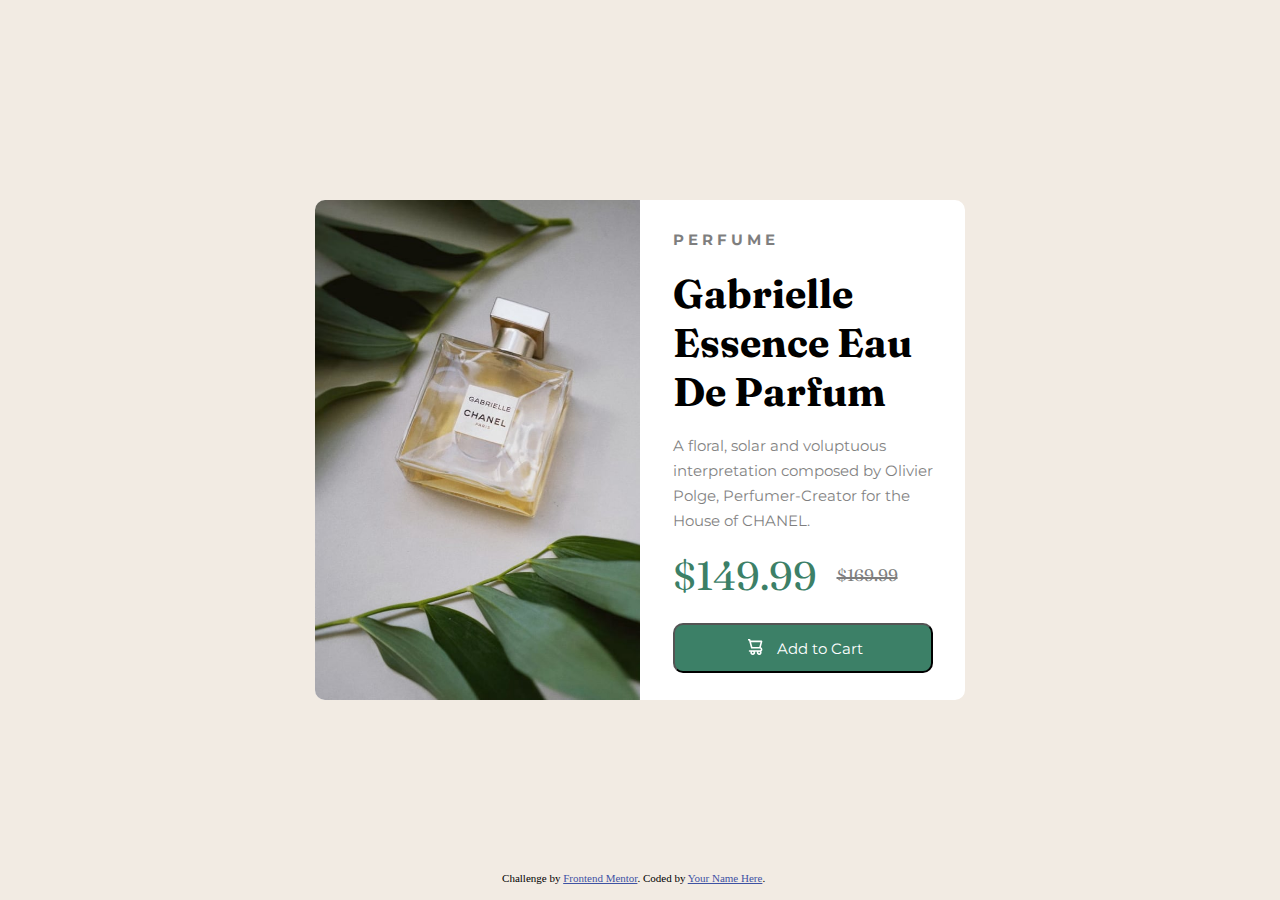
<file: product-preview-card-component-main/index.html>
<!DOCTYPE html>
<html lang="en">
  <head>
    <meta charset="UTF-8" />
    <meta name="viewport" content="width=device-width, initial-scale=1.0" />
    <!-- displays site properly based on user's device -->
    <link rel="stylesheet" href="styles.css" />
    <link
      rel="icon"
      type="image/png"
      sizes="32x32"
      href="./images/favicon-32x32.png"
    />

    <title>Frontend Mentor | Product preview card component</title>
  </head>
  <body>
    <div class="card">
      <img src="images\image-product-desktop.jpg" alt="image product desktop" />

      <form action="">
        <h4>P E R F U M E</h4>
        <h1>Gabrielle Essence Eau De Parfum</h1>
        <span>
          A floral, solar and voluptuous interpretation composed by Olivier
          Polge, Perfumer-Creator for the House of CHANEL.
        </span>
        <p class="sale-cash">$149.99</p>
        <p class="cash"><small>$169.99</small></p>

      </form>

      <div class="button">
        <button name="button">
          <!-- <img src="images\icon-cart.png" alt="icon cart" /> -->
          <svg width="15" height="16" xmlns="http://www.w3.org/2000/svg">
            <path
              d="M14.383 10.388a2.397 2.397 0 0 0-1.518-2.222l1.494-5.593a.8.8 0 0 0-.144-.695.8.8 0 0 0-.631-.28H2.637L2.373.591A.8.8 0 0 0 1.598 0H0v1.598h.983l1.982 7.4a.8.8 0 0 0 .799.59h8.222a.8.8 0 0 1 0 1.599H1.598a.8.8 0 1 0 0 1.598h.943a2.397 2.397 0 1 0 4.507 0h1.885a2.397 2.397 0 1 0 4.331-.376 2.397 2.397 0 0 0 1.12-2.021ZM11.26 7.99H4.395L3.068 3.196h9.477L11.26 7.991Zm-6.465 6.392a.8.8 0 1 1 0-1.598.8.8 0 0 1 0 1.598Zm6.393 0a.8.8 0 1 1 0-1.598.8.8 0 0 1 0 1.598Z"
              fill="#FFF"
            />
          </svg>
          <span>Add to Cart</span>
        </button>
      </div>
    </div>
    <!-- Preview Gabrielle Essence Eau De Parfum A floral, solar and voluptuous
    interpretation composed by Olivier Polge, Perfumer-Creator for the House of
    CHANEL. $149.99 $169.99 Add to Cart -->

    <div class="attribution">
      Challenge by
      <a href="https://www.frontendmentor.io?ref=challenge" target="_blank"
        >Frontend Mentor</a
      >. Coded by <a href="#">Your Name Here</a>.
    </div>
  </body>
</html>
</file>
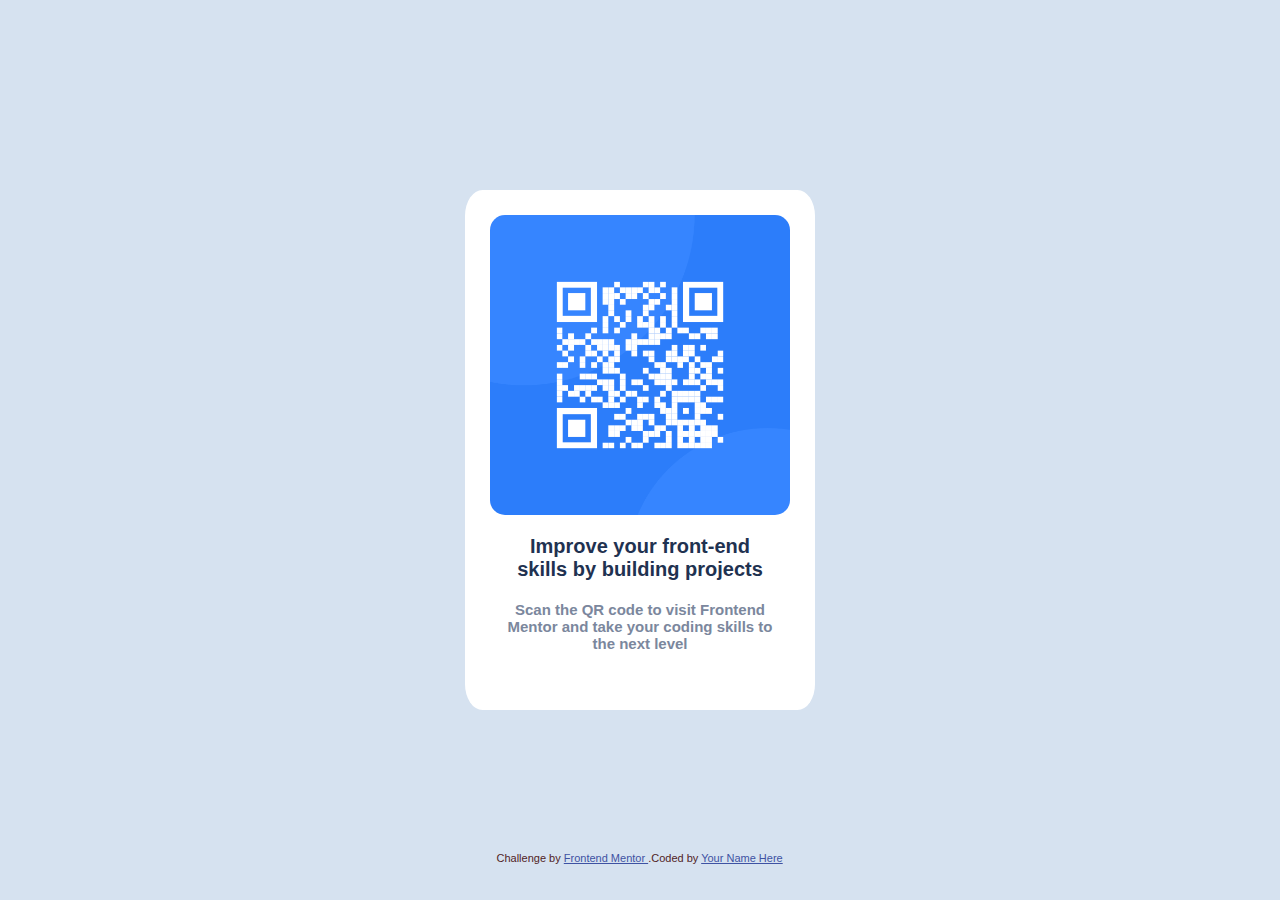
<file: qr-code-component/index.html>
<!DOCTYPE html>
<html lang="en">
  <head>
    <meta charset="UTF-8" />
    <meta name="viewport" content="width=device-width, initial-scale=1.0" />
    <meta content="white" />
    <!-- displays site properly based on user's device -->

    <link rel="stylesheet" href="styles.css" />
    <link
      rel="icon"
      type="image/png"
      sizes="32x32"
      href="./images/favicon-32x32.png"
    />

    <title>Frontend Mentor | QR code component</title>
  </head>
  <body>
    <div class="card">
      <div class="qr-code">
        <img src="images/image-qr-code.png" alt="QR-code" height="300" width="300">
      </div>
      <div class="text">
        <h2>Improve your front-end skills by building projects</h2>
        <h4>
          Scan the QR code to visit Frontend Mentor and take your coding skills to
          the next level
        </h4> 
      </div>
      <!-- <h4>
        Scan the QR code to visit Frontend Mentor and take your coding skills to
        the next level Challenge by
      </h4> -->
    </div>
    <div class="attribution">
      Challenge by
      <a href="https://www.frontendmentor.io?ref=challenge" target="_blank">
      Frontend Mentor
      </a>.Coded by <a href="#">Your Name Here</a>
    </div>
  </body>
</html>
</file>
<file: product-preview-card-component-main/styles.css>
@import url('https://fonts.googleapis.com/css2?family=Fraunces:wght@700&family=Montserrat:wght@500&display=swap');

body {
    background-color: hsl(30, 38%, 92%);
}

.attribution {
    position: absolute;
    font-size: 11px;
    width: 99%;
    bottom: 1rem;
    left: 0;
    right: 0;
    text-align: center;
}
    
.attribution a {
    color: hsl(228, 45%, 44%);
}

.card {
    position: absolute;
    background: hsl(0, 0%, 100%);
    width: 650px;
    height: 500px;
    top: 50%;
    left: 50%;
    transform: translate(-50%, -50%);
    border-radius: 10px;
}

.card img {
    float: left;
    width: 50%;
    height: 100%;
    border-radius: 10px 0 0 10px;
}

.card button {
    position: absolute;
    background: hsl(158, 36%, 37%);
    width: 40%;
    height: 10%;
    bottom: 2em;
    left: 55%;
    border-radius: 10px;
}

.card button span {
    position: absolute;
    color: hsl(0, 0%, 100%);
    font-family: 'Montserrat', serif;
    top: .9em;
    left: 6.8em;
    font-size: 15px;
}

.card button svg {
    position: absolute;
    top: 1em;
    left: 5.5em;
}

.card button:active {
    background-color: hsl(212, 21%, 14%);
}

.card form {
    position: absolute;
    top: 2%;
    left: 55%;
    right: 5%;
    font-family: 'Fraunces', serif;
    font-size: 20px;
}

.card h1 {
    margin: 15px 0 15px 0;
}

.card form h4 {
    font-family: 'Montserrat', serif;
    opacity: .5;
    font-size: 15px;
}

.card form span {
    font-family: 'Montserrat', serif;
    opacity: .5;
    font-size: 15px;
}

.sale-cash {
    color: hsl(158, 36%, 37%);
    font-size: 2em;
    margin: .5em .5em .5em 0;
    float: left;
}

.cash {
    color: #000;
    margin: 1.5em 0;
    opacity: .5;
    text-decoration: line-through
}
</file>
<file: qr-code-component/styles.css>
@import url('https://fonts.googleapis.com/css2?family=Outfit:wght@400;700&display=swap');

body {
    background-color: hsl(212, 45%, 89%);
    color: hsl(4, 45%, 22%);
    font-family: 'Roboto', sans-serif;
    font-size: 15px;
}

.attribution {
    position: absolute;
    width: 287px;
    font-size: 11px;
    bottom: 4%;
    left: 50%;
    transform: translate(-50%);
}

.attribution a {
    color: hsl(228, 45%, 44%);
}

.card {
    position: absolute;
    background-color: hsl(0, 0%, 100%);
    transform: translate(-50%, -50%);
    height: 520px;
    width: 350px;
    top: 50%;
    left: 50%;
    border-radius: 5%;
}

.qr-code {
    position: absolute;
    left: 25px;
    top: 25px;
}

.qr-code img {
    border-radius: 5%;
}

.text {
    position: absolute;
    margin: auto;
    text-align: center;
    width: 350px;
    top: 325px;
}

.text h2 {
    margin: 20px 40px 20px 40px;
    text-align: center;
    font-size: 20px;
    color: hsl(218, 44%, 22%);
}

.text h4 {
    margin: 20px 30px 20px 30px;
    text-align: center;
    color: hsl(220, 15%, 55%);
}
</file>
